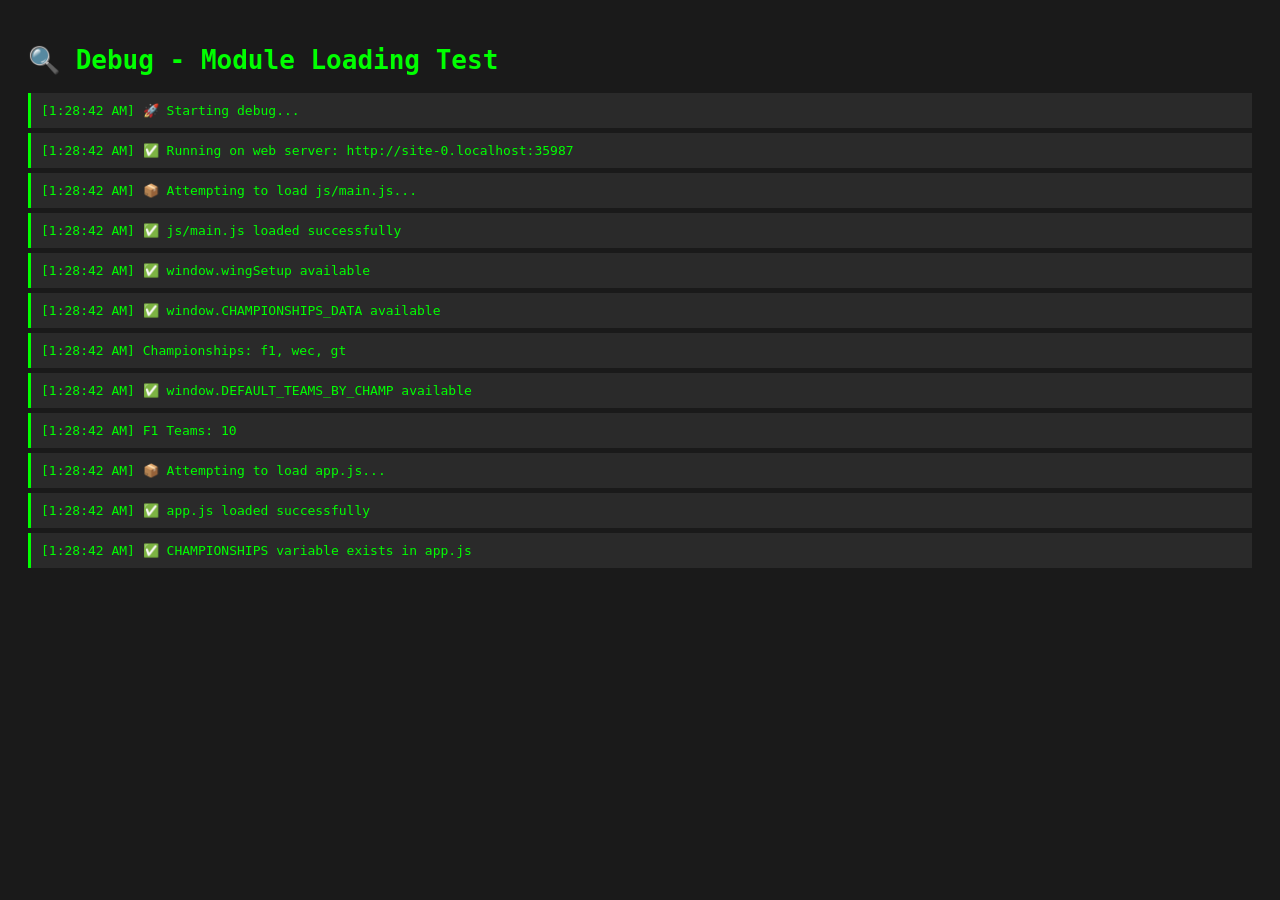
<file: debug.html>
<!DOCTYPE html>
<html lang="en">
<head>
  <meta charset="UTF-8">
  <meta name="viewport" content="width=device-width, initial-scale=1.0">
  <title>Debug - Module Loading</title>
  <style>
    body {
      font-family: monospace;
      background: #1a1a1a;
      color: #00ff00;
      padding: 20px;
    }
    .log { 
      background: #2a2a2a; 
      padding: 10px; 
      margin: 5px 0; 
      border-left: 3px solid #00ff00;
    }
    .error { 
      border-left-color: #ff0000; 
      color: #ff0000; 
    }
    .success { 
      border-left-color: #00ff00; 
    }
    .warning { 
      border-left-color: #ffaa00; 
      color: #ffaa00; 
    }
  </style>
</head>
<body>
  <h1>🔍 Debug - Module Loading Test</h1>
  <div id="logs"></div>

  <script>
    const logs = document.getElementById('logs');
    
    function log(message, type = 'log') {
      const div = document.createElement('div');
      div.className = `log ${type}`;
      div.textContent = `[${new Date().toLocaleTimeString()}] ${message}`;
      logs.appendChild(div);
      console.log(message);
    }

    log('🚀 Starting debug...', 'log');
    
    // Test 1: Check if we're on a web server
    if (window.location.protocol === 'file:') {
      log('❌ ERROR: Running from file:// protocol. Must use web server!', 'error');
      log('💡 Solution: Run "python -m http.server 8000"', 'warning');
    } else {
      log('✅ Running on web server: ' + window.location.origin, 'success');
    }

    // Test 2: Try to load main.js
    log('📦 Attempting to load js/main.js...', 'log');
    
    const script = document.createElement('script');
    script.type = 'module';
    script.src = 'js/main.js';
    
    script.onload = () => {
      log('✅ js/main.js loaded successfully', 'success');
      
      // Test 3: Check if modules exposed to window
      setTimeout(() => {
        if (window.wingSetup) {
          log('✅ window.wingSetup available', 'success');
        } else {
          log('❌ window.wingSetup NOT available', 'error');
        }
        
        if (window.CHAMPIONSHIPS_DATA) {
          log('✅ window.CHAMPIONSHIPS_DATA available', 'success');
          log('   Championships: ' + Object.keys(window.CHAMPIONSHIPS_DATA).join(', '), 'log');
        } else {
          log('❌ window.CHAMPIONSHIPS_DATA NOT available', 'error');
        }
        
        if (window.DEFAULT_TEAMS_BY_CHAMP) {
          log('✅ window.DEFAULT_TEAMS_BY_CHAMP available', 'success');
          log('   F1 Teams: ' + (window.DEFAULT_TEAMS_BY_CHAMP.f1?.length || 0), 'log');
        } else {
          log('❌ window.DEFAULT_TEAMS_BY_CHAMP NOT available', 'error');
        }

        // Test 4: Try to load app.js
        log('📦 Attempting to load app.js...', 'log');
        const appScript = document.createElement('script');
        appScript.src = 'app.js';
        appScript.onload = () => {
          log('✅ app.js loaded successfully', 'success');
          
          // Test 5: Check if CHAMPIONSHIPS exists
          setTimeout(() => {
            if (typeof CHAMPIONSHIPS !== 'undefined') {
              log('✅ CHAMPIONSHIPS variable exists in app.js', 'success');
            } else {
              log('❌ CHAMPIONSHIPS variable NOT found', 'error');
            }
          }, 100);
        };
        appScript.onerror = (e) => {
          log('❌ Failed to load app.js: ' + e.message, 'error');
        };
        document.head.appendChild(appScript);
        
      }, 500);
    };
    
    script.onerror = (e) => {
      log('❌ Failed to load js/main.js', 'error');
      log('   Error: ' + (e.message || 'Unknown error'), 'error');
      log('💡 Check if js/main.js exists', 'warning');
      log('💡 Check browser console for CORS errors', 'warning');
    };
    
    document.head.appendChild(script);
  </script>
</body>
</html>
</file>
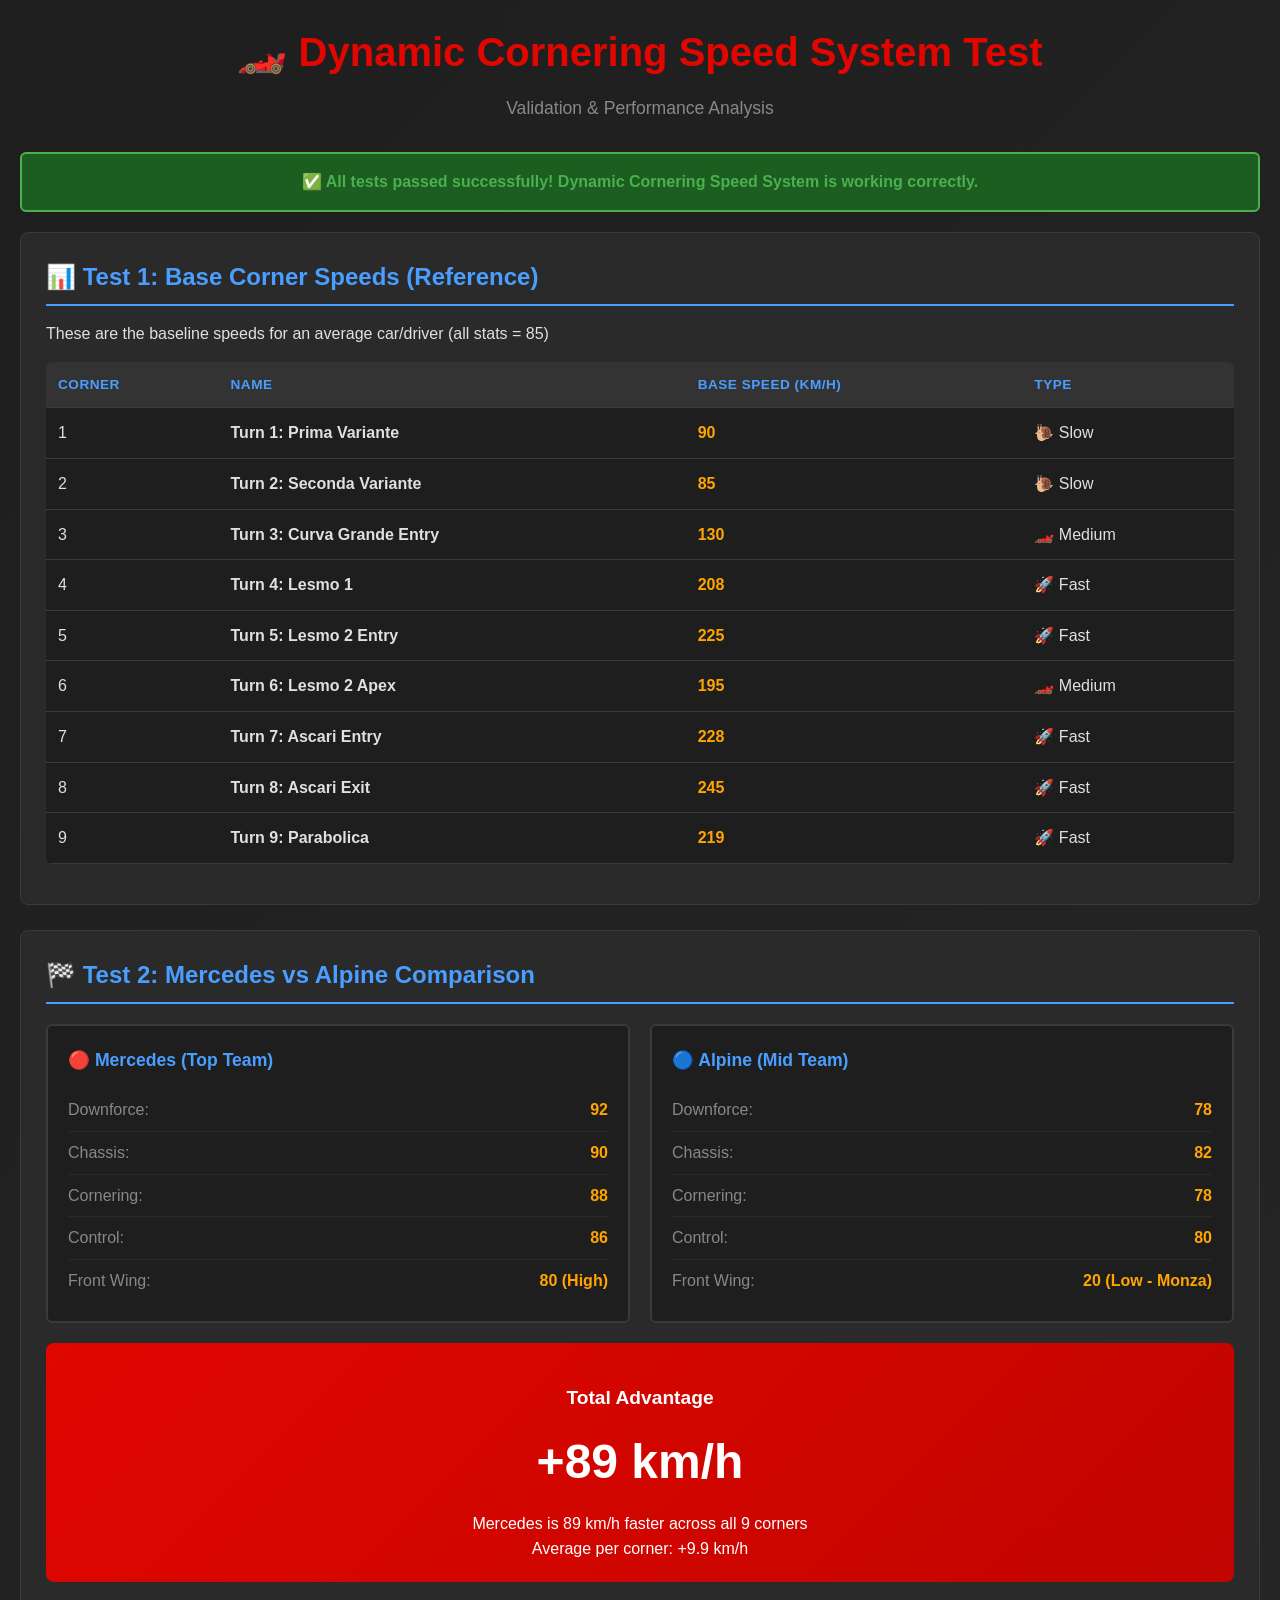
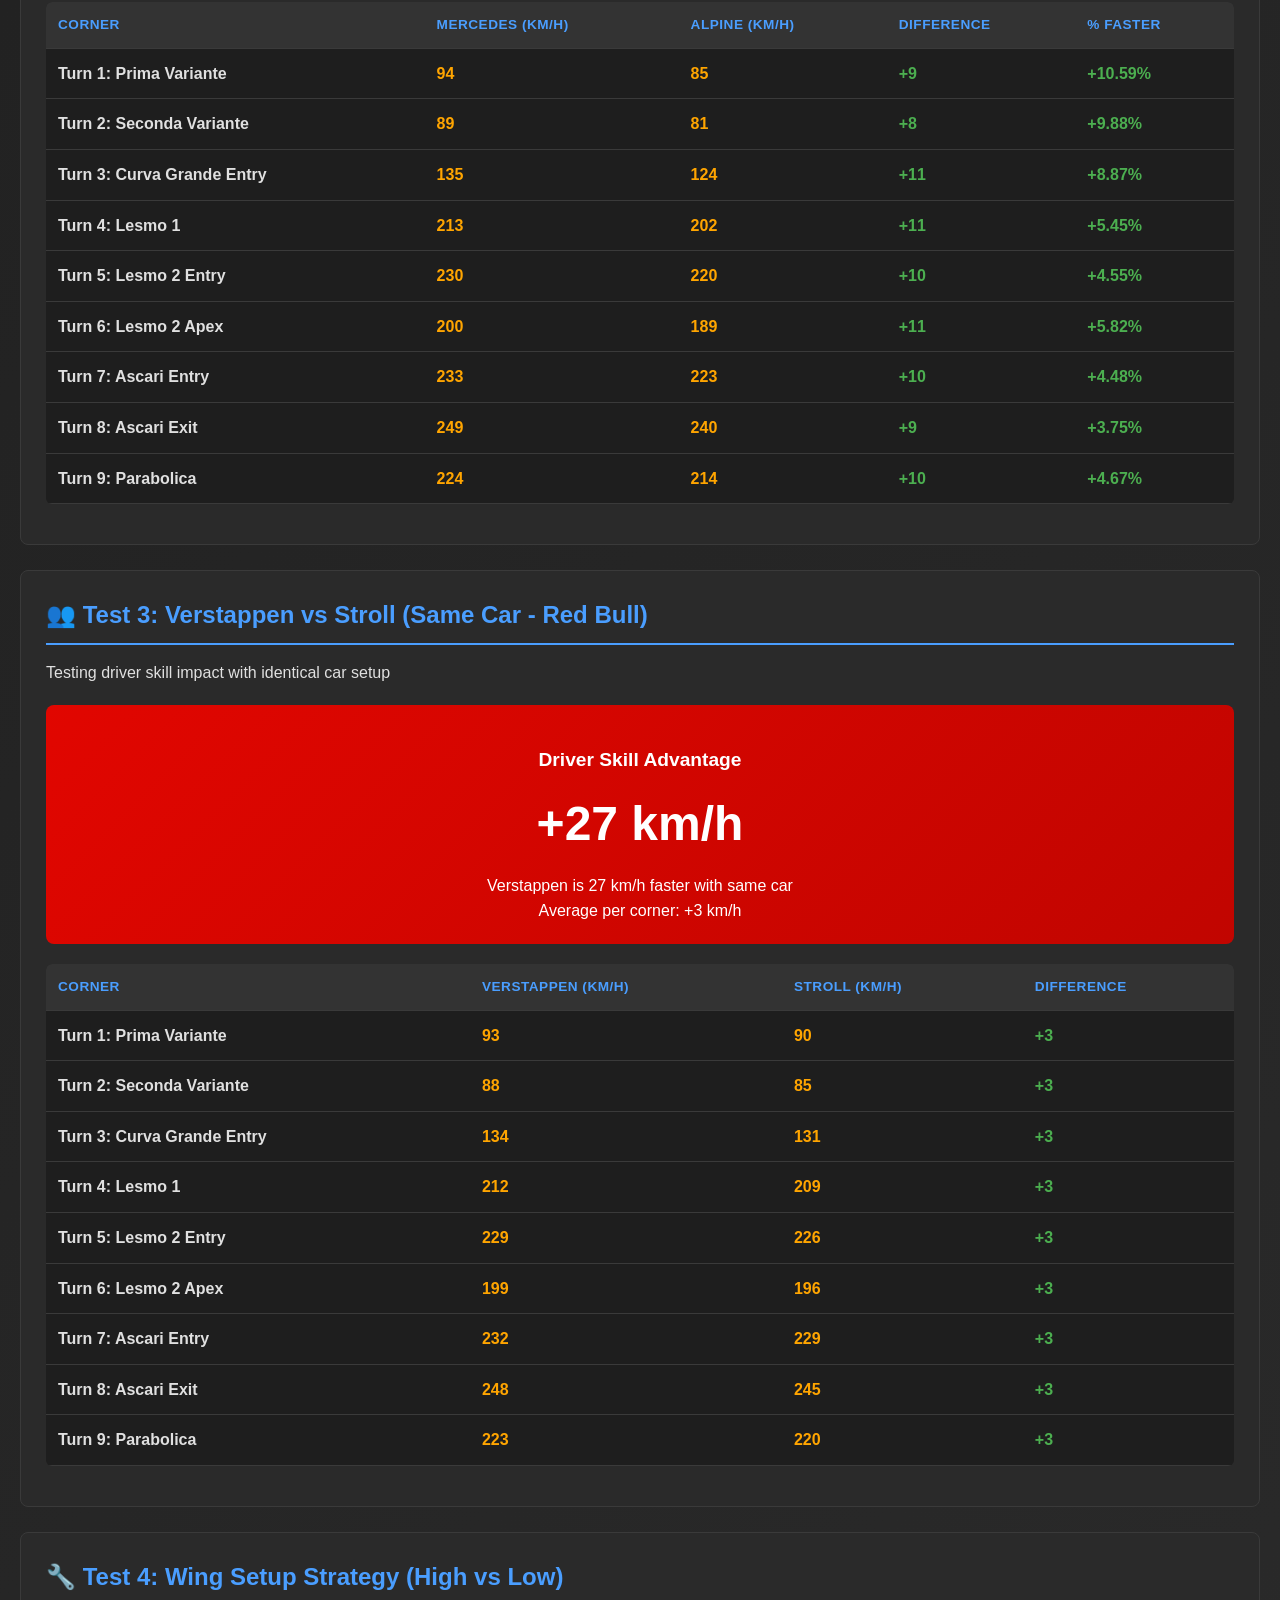
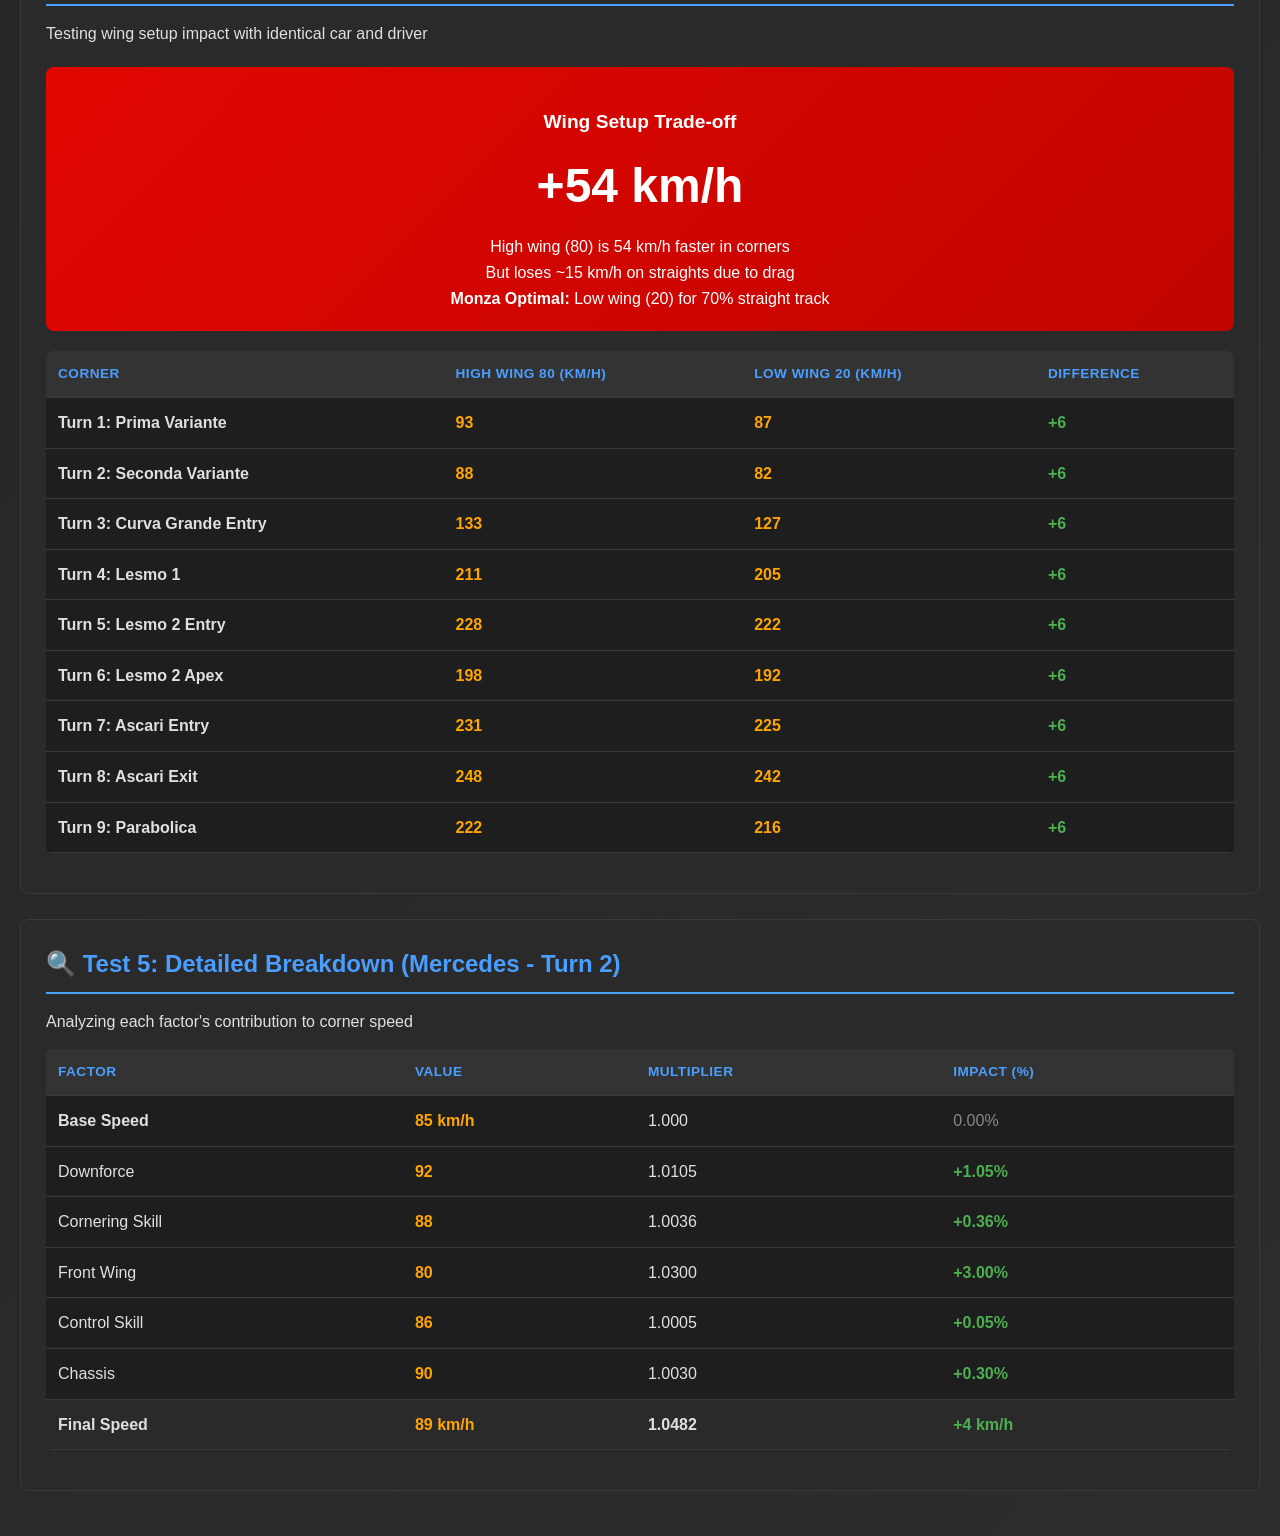
<file: test-dynamic-cornering.html>
<!DOCTYPE html>
<html lang="en">
<head>
  <meta charset="UTF-8">
  <meta name="viewport" content="width=device-width, initial-scale=1.0">
  <title>Dynamic Cornering Speed Test</title>
  <style>
    * {
      margin: 0;
      padding: 0;
      box-sizing: border-box;
    }

    body {
      font-family: 'Segoe UI', Tahoma, Geneva, Verdana, sans-serif;
      background: linear-gradient(135deg, #1e1e1e 0%, #2d2d2d 100%);
      color: #e0e0e0;
      padding: 20px;
      line-height: 1.6;
    }

    .container {
      max-width: 1400px;
      margin: 0 auto;
    }

    h1 {
      text-align: center;
      color: #e10600;
      margin-bottom: 10px;
      font-size: 2.5em;
    }

    .subtitle {
      text-align: center;
      color: #888;
      margin-bottom: 30px;
      font-size: 1.1em;
    }

    .test-section {
      background: #2a2a2a;
      border-radius: 8px;
      padding: 25px;
      margin-bottom: 25px;
      border: 1px solid #3a3a3a;
    }

    .test-section h2 {
      color: #4a9eff;
      margin-bottom: 15px;
      font-size: 1.5em;
      border-bottom: 2px solid #4a9eff;
      padding-bottom: 8px;
    }

    .test-section h3 {
      color: #ffa500;
      margin: 20px 0 10px 0;
      font-size: 1.2em;
    }

    table {
      width: 100%;
      border-collapse: collapse;
      margin: 15px 0;
      background: #1e1e1e;
      border-radius: 6px;
      overflow: hidden;
    }

    th, td {
      padding: 12px;
      text-align: left;
      border-bottom: 1px solid #3a3a3a;
    }

    th {
      background: #333;
      color: #4a9eff;
      font-weight: 600;
      text-transform: uppercase;
      font-size: 0.85em;
      letter-spacing: 0.5px;
    }

    tr:hover {
      background: #252525;
    }

    .positive {
      color: #4caf50;
      font-weight: 600;
    }

    .negative {
      color: #f44336;
      font-weight: 600;
    }

    .neutral {
      color: #888;
    }

    .stat-value {
      font-weight: 600;
      color: #ffa500;
    }

    .corner-name {
      font-weight: 600;
      color: #e0e0e0;
    }

    .comparison-grid {
      display: grid;
      grid-template-columns: repeat(auto-fit, minmax(300px, 1fr));
      gap: 20px;
      margin: 20px 0;
    }

    .comparison-card {
      background: #1e1e1e;
      border-radius: 6px;
      padding: 20px;
      border: 2px solid #3a3a3a;
    }

    .comparison-card h4 {
      color: #4a9eff;
      margin-bottom: 15px;
      font-size: 1.1em;
    }

    .stat-row {
      display: flex;
      justify-content: space-between;
      padding: 8px 0;
      border-bottom: 1px solid #2a2a2a;
    }

    .stat-row:last-child {
      border-bottom: none;
    }

    .stat-label {
      color: #888;
    }

    .summary-box {
      background: linear-gradient(135deg, #e10600 0%, #c10500 100%);
      color: white;
      padding: 20px;
      border-radius: 8px;
      margin: 20px 0;
      text-align: center;
    }

    .summary-box h3 {
      color: white;
      margin-bottom: 10px;
    }

    .summary-box .big-number {
      font-size: 3em;
      font-weight: 700;
      margin: 10px 0;
    }

    .badge {
      display: inline-block;
      padding: 4px 12px;
      border-radius: 12px;
      font-size: 0.85em;
      font-weight: 600;
      margin-left: 8px;
    }

    .badge-success {
      background: #4caf50;
      color: white;
    }

    .badge-warning {
      background: #ff9800;
      color: white;
    }

    .badge-info {
      background: #2196f3;
      color: white;
    }

    code {
      background: #1a1a1a;
      padding: 2px 6px;
      border-radius: 3px;
      font-family: 'Courier New', monospace;
      color: #4a9eff;
    }

    .status {
      text-align: center;
      padding: 15px;
      border-radius: 6px;
      margin-bottom: 20px;
      font-weight: 600;
    }

    .status.success {
      background: #1b5e20;
      color: #4caf50;
      border: 2px solid #4caf50;
    }

    .status.error {
      background: #b71c1c;
      color: #f44336;
      border: 2px solid #f44336;
    }
  </style>
</head>
<body>
  <div class="container">
    <h1>🏎️ Dynamic Cornering Speed System Test</h1>
    <p class="subtitle">Validation & Performance Analysis</p>

    <div id="status" class="status"></div>
    <div id="results"></div>
  </div>

  <script type="module">
    import {
      calculateDynamicCornerSpeed,
      getAllCornerSpeeds,
      getCornerSpeedBreakdown,
      compareCornerSpeeds,
      BASE_CORNER_SPEEDS,
      TESTING
    } from './js/utils/dynamicCorneringSpeed.js';

    const resultsDiv = document.getElementById('results');
    const statusDiv = document.getElementById('status');

    try {
      // Test 1: Base Corner Speeds
      let html = `
        <div class="test-section">
          <h2>📊 Test 1: Base Corner Speeds (Reference)</h2>
          <p>These are the baseline speeds for an average car/driver (all stats = 85)</p>
          <table>
            <thead>
              <tr>
                <th>Corner</th>
                <th>Name</th>
                <th>Base Speed (km/h)</th>
                <th>Type</th>
              </tr>
            </thead>
            <tbody>
      `;

      const cornerNames = [
        'Turn 1: Prima Variante',
        'Turn 2: Seconda Variante',
        'Turn 3: Curva Grande Entry',
        'Turn 4: Lesmo 1',
        'Turn 5: Lesmo 2 Entry',
        'Turn 6: Lesmo 2 Apex',
        'Turn 7: Ascari Entry',
        'Turn 8: Ascari Exit',
        'Turn 9: Parabolica'
      ];

      BASE_CORNER_SPEEDS.forEach((speed, index) => {
        const type = speed < 100 ? '🐌 Slow' : speed < 200 ? '🏎️ Medium' : '🚀 Fast';
        html += `
          <tr>
            <td>${index + 1}</td>
            <td class="corner-name">${cornerNames[index]}</td>
            <td class="stat-value">${speed}</td>
            <td>${type}</td>
          </tr>
        `;
      });

      html += `
            </tbody>
          </table>
        </div>
      `;

      // Test 2: Mercedes vs Alpine Comparison
      const mercedesSetup = {
        carSetup: { downforce: 92, chassis: 90 },
        driverSkills: { cornering: 88, control: 86 },
        wingSetup: { frontWing: 80 }
      };

      const alpineSetup = {
        carSetup: { downforce: 78, chassis: 82 },
        driverSkills: { cornering: 78, control: 80 },
        wingSetup: { frontWing: 20 }
      };

      const comparison = compareCornerSpeeds(mercedesSetup, alpineSetup);

      html += `
        <div class="test-section">
          <h2>🏁 Test 2: Mercedes vs Alpine Comparison</h2>
          
          <div class="comparison-grid">
            <div class="comparison-card">
              <h4>🔴 Mercedes (Top Team)</h4>
              <div class="stat-row">
                <span class="stat-label">Downforce:</span>
                <span class="stat-value">92</span>
              </div>
              <div class="stat-row">
                <span class="stat-label">Chassis:</span>
                <span class="stat-value">90</span>
              </div>
              <div class="stat-row">
                <span class="stat-label">Cornering:</span>
                <span class="stat-value">88</span>
              </div>
              <div class="stat-row">
                <span class="stat-label">Control:</span>
                <span class="stat-value">86</span>
              </div>
              <div class="stat-row">
                <span class="stat-label">Front Wing:</span>
                <span class="stat-value">80 (High)</span>
              </div>
            </div>

            <div class="comparison-card">
              <h4>🔵 Alpine (Mid Team)</h4>
              <div class="stat-row">
                <span class="stat-label">Downforce:</span>
                <span class="stat-value">78</span>
              </div>
              <div class="stat-row">
                <span class="stat-label">Chassis:</span>
                <span class="stat-value">82</span>
              </div>
              <div class="stat-row">
                <span class="stat-label">Cornering:</span>
                <span class="stat-value">78</span>
              </div>
              <div class="stat-row">
                <span class="stat-label">Control:</span>
                <span class="stat-value">80</span>
              </div>
              <div class="stat-row">
                <span class="stat-label">Front Wing:</span>
                <span class="stat-value">20 (Low - Monza)</span>
              </div>
            </div>
          </div>

          <div class="summary-box">
            <h3>Total Advantage</h3>
            <div class="big-number">${comparison.totalAdvantage > 0 ? '+' : ''}${comparison.totalAdvantage} km/h</div>
            <p>Mercedes is ${Math.abs(comparison.totalAdvantage)} km/h faster across all 9 corners</p>
            <p>Average per corner: ${comparison.avgDifference > 0 ? '+' : ''}${comparison.avgDifference} km/h</p>
          </div>

          <table>
            <thead>
              <tr>
                <th>Corner</th>
                <th>Mercedes (km/h)</th>
                <th>Alpine (km/h)</th>
                <th>Difference</th>
                <th>% Faster</th>
              </tr>
            </thead>
            <tbody>
      `;

      comparison.differences.forEach((diff, index) => {
        const diffClass = diff.difference > 0 ? 'positive' : diff.difference < 0 ? 'negative' : 'neutral';
        html += `
          <tr>
            <td class="corner-name">${cornerNames[index]}</td>
            <td class="stat-value">${diff.speed1}</td>
            <td class="stat-value">${diff.speed2}</td>
            <td class="${diffClass}">${diff.difference > 0 ? '+' : ''}${diff.difference}</td>
            <td class="${diffClass}">${diff.percentDiff > 0 ? '+' : ''}${diff.percentDiff}%</td>
          </tr>
        `;
      });

      html += `
            </tbody>
          </table>
        </div>
      `;

      // Test 3: Verstappen vs Stroll (Same Car)
      const verstappenSetup = {
        carSetup: { downforce: 95, chassis: 95 },
        driverSkills: { cornering: 95, control: 92 },
        wingSetup: { frontWing: 50 }
      };

      const strollSetup = {
        carSetup: { downforce: 95, chassis: 95 },
        driverSkills: { cornering: 75, control: 78 },
        wingSetup: { frontWing: 50 }
      };

      const driverComparison = compareCornerSpeeds(verstappenSetup, strollSetup);

      html += `
        <div class="test-section">
          <h2>👥 Test 3: Verstappen vs Stroll (Same Car - Red Bull)</h2>
          <p>Testing driver skill impact with identical car setup</p>

          <div class="summary-box">
            <h3>Driver Skill Advantage</h3>
            <div class="big-number">${driverComparison.totalAdvantage > 0 ? '+' : ''}${driverComparison.totalAdvantage} km/h</div>
            <p>Verstappen is ${Math.abs(driverComparison.totalAdvantage)} km/h faster with same car</p>
            <p>Average per corner: ${driverComparison.avgDifference > 0 ? '+' : ''}${driverComparison.avgDifference} km/h</p>
          </div>

          <table>
            <thead>
              <tr>
                <th>Corner</th>
                <th>Verstappen (km/h)</th>
                <th>Stroll (km/h)</th>
                <th>Difference</th>
              </tr>
            </thead>
            <tbody>
      `;

      driverComparison.differences.forEach((diff, index) => {
        const diffClass = diff.difference > 0 ? 'positive' : diff.difference < 0 ? 'negative' : 'neutral';
        html += `
          <tr>
            <td class="corner-name">${cornerNames[index]}</td>
            <td class="stat-value">${diff.speed1}</td>
            <td class="stat-value">${diff.speed2}</td>
            <td class="${diffClass}">${diff.difference > 0 ? '+' : ''}${diff.difference}</td>
          </tr>
        `;
      });

      html += `
            </tbody>
          </table>
        </div>
      `;

      // Test 4: Wing Setup Strategy
      const highWingSetup = {
        carSetup: { downforce: 85, chassis: 85 },
        driverSkills: { cornering: 85, control: 85 },
        wingSetup: { frontWing: 80 }
      };

      const lowWingSetup = {
        carSetup: { downforce: 85, chassis: 85 },
        driverSkills: { cornering: 85, control: 85 },
        wingSetup: { frontWing: 20 }
      };

      const wingComparison = compareCornerSpeeds(highWingSetup, lowWingSetup);

      html += `
        <div class="test-section">
          <h2>🔧 Test 4: Wing Setup Strategy (High vs Low)</h2>
          <p>Testing wing setup impact with identical car and driver</p>

          <div class="summary-box">
            <h3>Wing Setup Trade-off</h3>
            <div class="big-number">${wingComparison.totalAdvantage > 0 ? '+' : ''}${wingComparison.totalAdvantage} km/h</div>
            <p>High wing (80) is ${Math.abs(wingComparison.totalAdvantage)} km/h faster in corners</p>
            <p>But loses ~15 km/h on straights due to drag</p>
            <p><strong>Monza Optimal:</strong> Low wing (20) for 70% straight track</p>
          </div>

          <table>
            <thead>
              <tr>
                <th>Corner</th>
                <th>High Wing 80 (km/h)</th>
                <th>Low Wing 20 (km/h)</th>
                <th>Difference</th>
              </tr>
            </thead>
            <tbody>
      `;

      wingComparison.differences.forEach((diff, index) => {
        const diffClass = diff.difference > 0 ? 'positive' : diff.difference < 0 ? 'negative' : 'neutral';
        html += `
          <tr>
            <td class="corner-name">${cornerNames[index]}</td>
            <td class="stat-value">${diff.speed1}</td>
            <td class="stat-value">${diff.speed2}</td>
            <td class="${diffClass}">${diff.difference > 0 ? '+' : ''}${diff.difference}</td>
          </tr>
        `;
      });

      html += `
            </tbody>
          </table>
        </div>
      `;

      // Test 5: Detailed Breakdown
      const breakdown = getCornerSpeedBreakdown(1, mercedesSetup.carSetup, mercedesSetup.driverSkills, mercedesSetup.wingSetup);

      html += `
        <div class="test-section">
          <h2>🔍 Test 5: Detailed Breakdown (Mercedes - Turn 2)</h2>
          <p>Analyzing each factor's contribution to corner speed</p>

          <table>
            <thead>
              <tr>
                <th>Factor</th>
                <th>Value</th>
                <th>Multiplier</th>
                <th>Impact (%)</th>
              </tr>
            </thead>
            <tbody>
              <tr>
                <td><strong>Base Speed</strong></td>
                <td class="stat-value">${breakdown.baseSpeed} km/h</td>
                <td>1.000</td>
                <td class="neutral">0.00%</td>
              </tr>
              <tr>
                <td>Downforce</td>
                <td class="stat-value">${breakdown.factors.downforce.value}</td>
                <td>${breakdown.factors.downforce.multiplier.toFixed(4)}</td>
                <td class="${breakdown.factors.downforce.impact > 0 ? 'positive' : 'negative'}">
                  ${breakdown.factors.downforce.impact > 0 ? '+' : ''}${breakdown.factors.downforce.impact.toFixed(2)}%
                </td>
              </tr>
              <tr>
                <td>Cornering Skill</td>
                <td class="stat-value">${breakdown.factors.cornering.value}</td>
                <td>${breakdown.factors.cornering.multiplier.toFixed(4)}</td>
                <td class="${breakdown.factors.cornering.impact > 0 ? 'positive' : 'negative'}">
                  ${breakdown.factors.cornering.impact > 0 ? '+' : ''}${breakdown.factors.cornering.impact.toFixed(2)}%
                </td>
              </tr>
              <tr>
                <td>Front Wing</td>
                <td class="stat-value">${breakdown.factors.frontWing.value}</td>
                <td>${breakdown.factors.frontWing.multiplier.toFixed(4)}</td>
                <td class="${breakdown.factors.frontWing.impact > 0 ? 'positive' : 'negative'}">
                  ${breakdown.factors.frontWing.impact > 0 ? '+' : ''}${breakdown.factors.frontWing.impact.toFixed(2)}%
                </td>
              </tr>
              <tr>
                <td>Control Skill</td>
                <td class="stat-value">${breakdown.factors.control.value}</td>
                <td>${breakdown.factors.control.multiplier.toFixed(4)}</td>
                <td class="${breakdown.factors.control.impact > 0 ? 'positive' : 'negative'}">
                  ${breakdown.factors.control.impact > 0 ? '+' : ''}${breakdown.factors.control.impact.toFixed(2)}%
                </td>
              </tr>
              <tr>
                <td>Chassis</td>
                <td class="stat-value">${breakdown.factors.chassis.value}</td>
                <td>${breakdown.factors.chassis.multiplier.toFixed(4)}</td>
                <td class="${breakdown.factors.chassis.impact > 0 ? 'positive' : 'negative'}">
                  ${breakdown.factors.chassis.impact > 0 ? '+' : ''}${breakdown.factors.chassis.impact.toFixed(2)}%
                </td>
              </tr>
              <tr style="background: #2a2a2a; font-weight: 600;">
                <td><strong>Final Speed</strong></td>
                <td class="stat-value">${breakdown.finalSpeed} km/h</td>
                <td>${breakdown.totalMultiplier.toFixed(4)}</td>
                <td class="${breakdown.speedDifference > 0 ? 'positive' : 'negative'}">
                  ${breakdown.speedDifference > 0 ? '+' : ''}${breakdown.speedDifference} km/h
                </td>
              </tr>
            </tbody>
          </table>
        </div>
      `;

      resultsDiv.innerHTML = html;
      statusDiv.className = 'status success';
      statusDiv.innerHTML = '✅ All tests passed successfully! Dynamic Cornering Speed System is working correctly.';

    } catch (error) {
      console.error('Test failed:', error);
      statusDiv.className = 'status error';
      statusDiv.innerHTML = `❌ Test failed: ${error.message}`;
      resultsDiv.innerHTML = `
        <div class="test-section">
          <h2>Error Details</h2>
          <pre style="background: #1a1a1a; padding: 15px; border-radius: 6px; overflow-x: auto;">
${error.stack}
          </pre>
        </div>
      `;
    }
  </script>
</body>
</html>
</file>
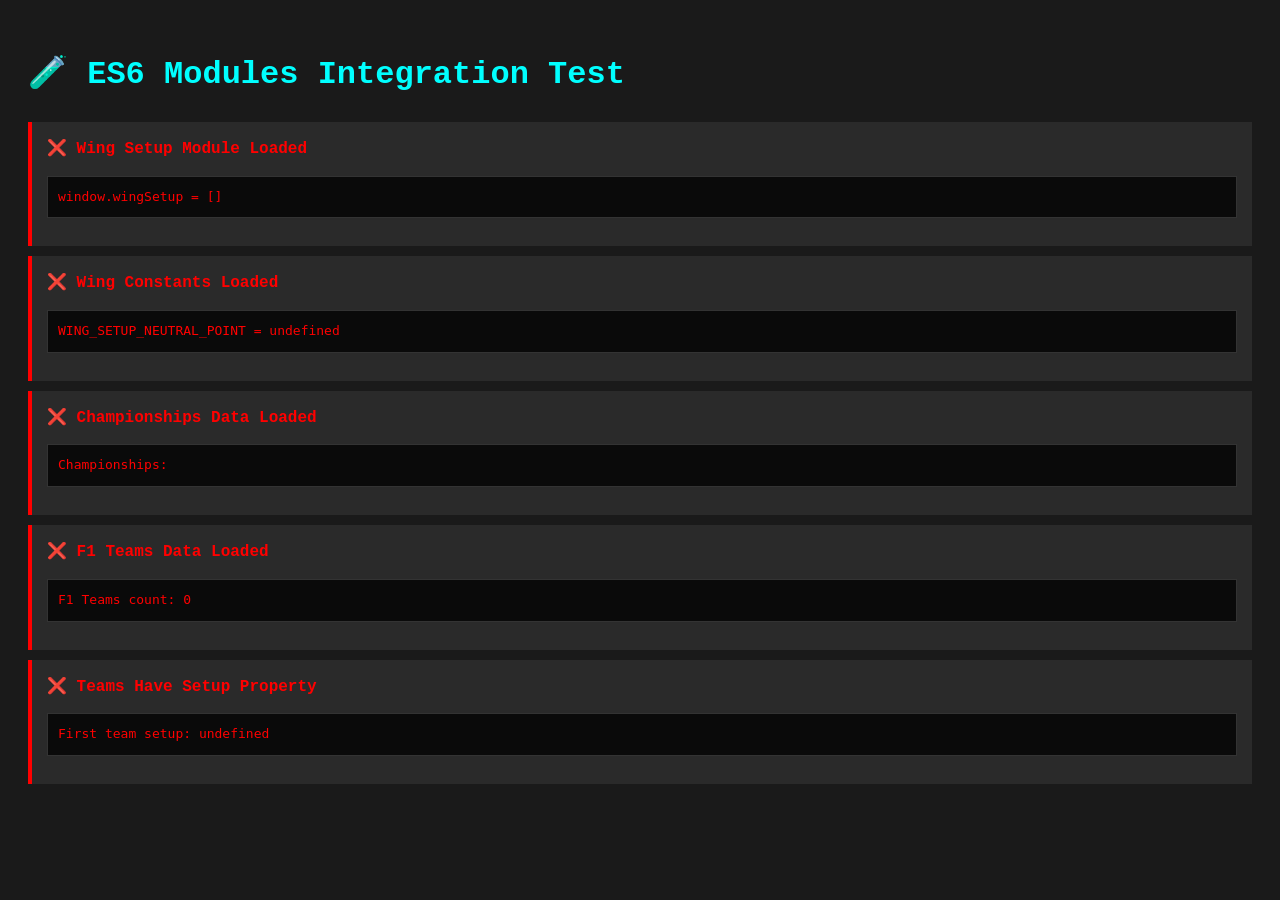
<file: test-modules.html>
<!DOCTYPE html>
<html lang="en">
<head>
  <meta charset="UTF-8">
  <meta name="viewport" content="width=device-width, initial-scale=1.0">
  <title>ES6 Modules Test</title>
  <style>
    body {
      font-family: 'Courier New', monospace;
      background: #1a1a1a;
      color: #00ff00;
      padding: 20px;
      line-height: 1.6;
    }
    h1 { color: #00ffff; }
    .test { 
      background: #2a2a2a; 
      padding: 15px; 
      margin: 10px 0; 
      border-left: 4px solid #00ff00;
    }
    .pass { border-left-color: #00ff00; }
    .fail { border-left-color: #ff0000; color: #ff0000; }
    pre { 
      background: #0a0a0a; 
      padding: 10px; 
      overflow-x: auto;
      border: 1px solid #333;
    }
  </style>
</head>
<body>
  <h1>🧪 ES6 Modules Integration Test</h1>
  <div id="results"></div>

  <script type="module">
    const results = document.getElementById('results');
    
    function addTest(name, passed, details = '') {
      const div = document.createElement('div');
      div.className = `test ${passed ? 'pass' : 'fail'}`;
      div.innerHTML = `
        <strong>${passed ? '✅' : '❌'} ${name}</strong>
        ${details ? `<pre>${details}</pre>` : ''}
      `;
      results.appendChild(div);
    }

    // Test 1: Check if modules loaded
    setTimeout(() => {
      addTest(
        'Wing Setup Module Loaded',
        typeof window.wingSetup !== 'undefined',
        `window.wingSetup = ${JSON.stringify(Object.keys(window.wingSetup || {}), null, 2)}`
      );

      // Test 2: Check constants
      addTest(
        'Wing Constants Loaded',
        typeof window.WING_CONSTANTS !== 'undefined',
        `WING_SETUP_NEUTRAL_POINT = ${window.WING_CONSTANTS?.WING_SETUP_NEUTRAL_POINT}`
      );

      // Test 3: Check championships data
      addTest(
        'Championships Data Loaded',
        typeof window.CHAMPIONSHIPS_DATA !== 'undefined',
        `Championships: ${Object.keys(window.CHAMPIONSHIPS_DATA || {}).join(', ')}`
      );

      // Test 4: Check teams data
      const teamsLoaded = window.DEFAULT_TEAMS_BY_CHAMP?.f1?.length > 0;
      addTest(
        'F1 Teams Data Loaded',
        teamsLoaded,
        `F1 Teams count: ${window.DEFAULT_TEAMS_BY_CHAMP?.f1?.length || 0}`
      );

      // Test 5: Check if teams have setup property
      const firstTeam = window.DEFAULT_TEAMS_BY_CHAMP?.f1?.[0];
      const hasSetup = firstTeam?.setup && 
                       typeof firstTeam.setup.frontWing === 'number' &&
                       typeof firstTeam.setup.rearWing === 'number';
      addTest(
        'Teams Have Setup Property',
        hasSetup,
        `First team setup: ${JSON.stringify(firstTeam?.setup, null, 2)}`
      );

      // Test 6: Test wing modifier calculation
      if (window.wingSetup) {
        const frontMods = window.wingSetup.getFrontWingModifiers(20);
        addTest(
          'Front Wing Modifiers (20)',
          frontMods.overtaking > 0 && frontMods.defending > 0,
          `Modifiers: ${JSON.stringify(frontMods, null, 2)}`
        );

        const rearMods = window.wingSetup.getRearWingModifiers(15);
        addTest(
          'Rear Wing Modifiers (15)',
          rearMods.braking > 0,
          `Modifiers: ${JSON.stringify(rearMods, null, 2)}`
        );
      }

      // Test 7: Test Monza optimization
      if (window.wingSetup && firstTeam) {
        const driver = window.DEFAULT_DRIVERS_BY_CHAMP?.f1?.[0];
        if (driver) {
          const optimal = window.wingSetup.calculateOptimalSetupForMonza(firstTeam, driver);
          addTest(
            'Monza Optimization',
            optimal.frontWing >= 15 && optimal.frontWing <= 35 &&
            optimal.rearWing >= 10 && optimal.rearWing <= 30,
            `Optimal setup: ${JSON.stringify(optimal, null, 2)}`
          );
        }
      }

      // Test 8: Check if app.js loaded
      setTimeout(() => {
        addTest(
          'app.js Loaded',
          typeof CHAMPIONSHIPS !== 'undefined',
          'CHAMPIONSHIPS variable exists in global scope'
        );
      }, 1000);

    }, 500);
  </script>
</body>
</html>
</file>
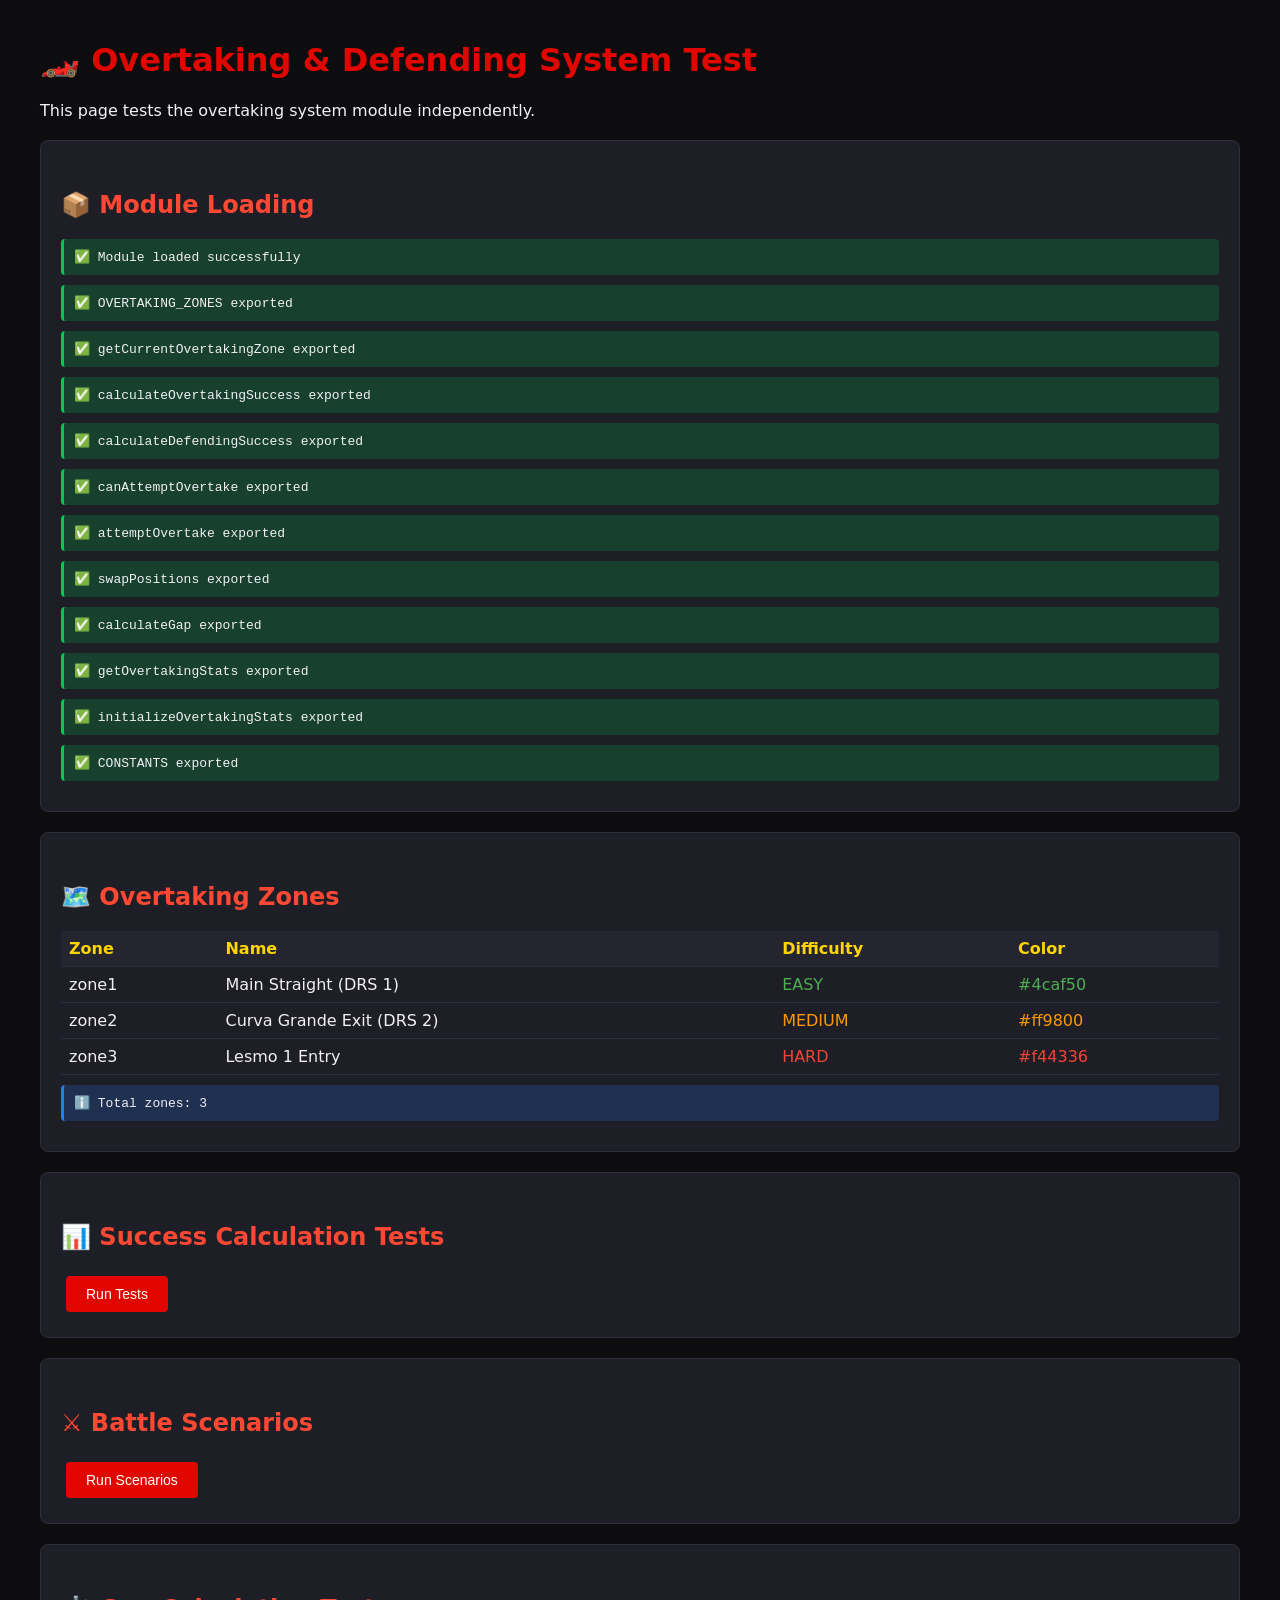
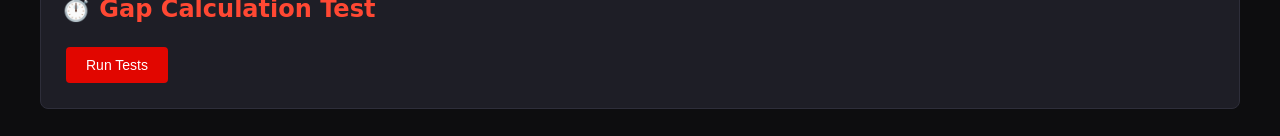
<file: test-overtaking.html>
<!DOCTYPE html>
<html lang="en">
<head>
  <meta charset="UTF-8">
  <meta name="viewport" content="width=device-width, initial-scale=1.0">
  <title>Overtaking System Test</title>
  <style>
    body {
      font-family: 'Segoe UI', system-ui, sans-serif;
      background: #0d0d0f;
      color: #f0f0f5;
      padding: 20px;
      max-width: 1200px;
      margin: 0 auto;
    }
    h1 { color: #e10600; }
    h2 { color: #ff4833; margin-top: 30px; }
    .test-section {
      background: #1e1e26;
      border: 1px solid #2e2e3a;
      border-radius: 8px;
      padding: 20px;
      margin: 20px 0;
    }
    .test-result {
      padding: 10px;
      margin: 10px 0;
      border-radius: 4px;
      font-family: monospace;
    }
    .success {
      background: rgba(0, 200, 83, 0.2);
      border-left: 3px solid #00c853;
    }
    .fail {
      background: rgba(225, 6, 0, 0.2);
      border-left: 3px solid #e10600;
    }
    .info {
      background: rgba(41, 121, 255, 0.2);
      border-left: 3px solid #2979ff;
    }
    button {
      background: #e10600;
      color: white;
      border: none;
      padding: 10px 20px;
      border-radius: 4px;
      cursor: pointer;
      font-size: 14px;
      margin: 5px;
    }
    button:hover {
      background: #ff4833;
    }
    table {
      width: 100%;
      border-collapse: collapse;
      margin: 10px 0;
    }
    th, td {
      padding: 8px;
      text-align: left;
      border-bottom: 1px solid #2e2e3a;
    }
    th {
      background: #252530;
      color: #ffd600;
    }
    .zone-easy { color: #4caf50; }
    .zone-medium { color: #ff9800; }
    .zone-hard { color: #f44336; }
  </style>
</head>
<body>
  <h1>🏎️ Overtaking & Defending System Test</h1>
  <p>This page tests the overtaking system module independently.</p>

  <div class="test-section">
    <h2>📦 Module Loading</h2>
    <div id="moduleTest"></div>
  </div>

  <div class="test-section">
    <h2>🗺️ Overtaking Zones</h2>
    <div id="zonesTest"></div>
  </div>

  <div class="test-section">
    <h2>📊 Success Calculation Tests</h2>
    <button onclick="runSuccessTests()">Run Tests</button>
    <div id="successTests"></div>
  </div>

  <div class="test-section">
    <h2>⚔️ Battle Scenarios</h2>
    <button onclick="runBattleScenarios()">Run Scenarios</button>
    <div id="battleScenarios"></div>
  </div>

  <div class="test-section">
    <h2>⏱️ Gap Calculation Test</h2>
    <button onclick="runGapTests()">Run Tests</button>
    <div id="gapTests"></div>
  </div>

  <script type="module">
    import * as overtakingSystem from './js/utils/overtakingSystem.js';
    window.overtakingSystem = overtakingSystem;

    // Test 1: Module Loading
    function testModuleLoading() {
      const output = document.getElementById('moduleTest');
      let html = '';

      if (window.overtakingSystem) {
        html += '<div class="test-result success">✅ Module loaded successfully</div>';
        
        const exports = [
          'OVERTAKING_ZONES',
          'getCurrentOvertakingZone',
          'calculateOvertakingSuccess',
          'calculateDefendingSuccess',
          'canAttemptOvertake',
          'attemptOvertake',
          'swapPositions',
          'calculateGap',
          'getOvertakingStats',
          'initializeOvertakingStats',
          'CONSTANTS'
        ];

        exports.forEach(exp => {
          if (window.overtakingSystem[exp]) {
            html += `<div class="test-result success">✅ ${exp} exported</div>`;
          } else {
            html += `<div class="test-result fail">❌ ${exp} missing</div>`;
          }
        });
      } else {
        html += '<div class="test-result fail">❌ Module failed to load</div>';
      }

      output.innerHTML = html;
    }

    // Test 2: Overtaking Zones
    function testOvertakingZones() {
      const output = document.getElementById('zonesTest');
      const zones = window.overtakingSystem.OVERTAKING_ZONES;
      
      let html = '<table><thead><tr><th>Zone</th><th>Name</th><th>Difficulty</th><th>Color</th></tr></thead><tbody>';
      
      zones.forEach(zone => {
        const diffClass = `zone-${zone.difficulty}`;
        html += `
          <tr>
            <td>${zone.id}</td>
            <td>${zone.name}</td>
            <td class="${diffClass}">${zone.difficulty.toUpperCase()}</td>
            <td><span style="color: ${zone.color}">${zone.color}</span></td>
          </tr>
        `;
      });
      
      html += '</tbody></table>';
      html += `<div class="test-result info">ℹ️ Total zones: ${zones.length}</div>`;
      
      output.innerHTML = html;
    }

    // Test 3: Success Calculation
    window.runSuccessTests = function() {
      const output = document.getElementById('successTests');
      let html = '';

      const testCases = [
        {
          name: 'Top driver, easy zone, DRS+ERS',
          attacker: {
            speedKmh: 345,
            driver: { skills: { overtaking: 92 } },
            drsActive: true,
            ersDeploying: true
          },
          defender: {
            speedKmh: 338,
            driver: { skills: { defending: 88, control: 86 } }
          },
          zone: { difficulty: 'easy', name: 'Main Straight' },
          expectedRange: [70, 85]
        },
        {
          name: 'Weak driver, hard zone, no DRS/ERS',
          attacker: {
            speedKmh: 132,
            driver: { skills: { overtaking: 78 } },
            drsActive: false,
            ersDeploying: false
          },
          defender: {
            speedKmh: 130,
            driver: { skills: { defending: 94, control: 92 } }
          },
          zone: { difficulty: 'hard', name: 'Lesmo 1' },
          expectedRange: [15, 30]
        },
        {
          name: 'Equal drivers, medium zone',
          attacker: {
            speedKmh: 280,
            driver: { skills: { overtaking: 85 } },
            drsActive: true,
            ersDeploying: false
          },
          defender: {
            speedKmh: 275,
            driver: { skills: { defending: 85, control: 85 } }
          },
          zone: { difficulty: 'medium', name: 'Curva Grande' },
          expectedRange: [45, 60]
        }
      ];

      testCases.forEach(test => {
        const attackSuccess = window.overtakingSystem.calculateOvertakingSuccess(
          test.attacker, test.defender, test.zone
        );
        const defendSuccess = window.overtakingSystem.calculateDefendingSuccess(
          test.defender, test.attacker, test.zone
        );

        const total = attackSuccess + defendSuccess;
        const normalizedAttack = (attackSuccess / total * 100).toFixed(1);
        const normalizedDefend = (defendSuccess / total * 100).toFixed(1);

        const inRange = normalizedAttack >= test.expectedRange[0] && 
                       normalizedAttack <= test.expectedRange[1];

        const resultClass = inRange ? 'success' : 'fail';
        const icon = inRange ? '✅' : '❌';

        html += `
          <div class="test-result ${resultClass}">
            ${icon} <strong>${test.name}</strong><br>
            Attack: ${normalizedAttack}% | Defense: ${normalizedDefend}%<br>
            Expected: ${test.expectedRange[0]}-${test.expectedRange[1]}%
          </div>
        `;
      });

      output.innerHTML = html;
    };

    // Test 4: Battle Scenarios
    window.runBattleScenarios = function() {
      const output = document.getElementById('battleScenarios');
      let html = '<h3>Simulating 100 battles for each scenario...</h3>';

      const scenarios = [
        {
          name: 'Verstappen vs Leclerc (Main Straight)',
          attacker: {
            speedKmh: 345,
            driver: { 
              first: 'Max', 
              last: 'Verstappen',
              skills: { overtaking: 92 } 
            },
            drsActive: true,
            ersDeploying: true,
            teamTag: 'VER'
          },
          defender: {
            speedKmh: 338,
            driver: { 
              first: 'Charles', 
              last: 'Leclerc',
              skills: { defending: 88, control: 86 } 
            },
            teamTag: 'LEC'
          },
          zone: { difficulty: 'easy', name: 'Main Straight' }
        },
        {
          name: 'Albon vs Hamilton (Lesmo 1)',
          attacker: {
            speedKmh: 132,
            driver: { 
              first: 'Alex', 
              last: 'Albon',
              skills: { overtaking: 78 } 
            },
            drsActive: false,
            ersDeploying: false,
            teamTag: 'ALB'
          },
          defender: {
            speedKmh: 130,
            driver: { 
              first: 'Lewis', 
              last: 'Hamilton',
              skills: { defending: 94, control: 92 } 
            },
            teamTag: 'HAM'
          },
          zone: { difficulty: 'hard', name: 'Lesmo 1 Entry' }
        }
      ];

      scenarios.forEach(scenario => {
        let successes = 0;
        const trials = 100;

        for (let i = 0; i < trials; i++) {
          const result = window.overtakingSystem.attemptOvertake(
            scenario.attacker,
            scenario.defender,
            scenario.zone,
            i * 5, // currentTime
            1 // lap
          );
          if (result.success) successes++;
        }

        const successRate = (successes / trials * 100).toFixed(1);

        html += `
          <div class="test-result info">
            <strong>${scenario.name}</strong><br>
            Success rate: ${successRate}% (${successes}/${trials} attempts)<br>
            Zone: ${scenario.zone.name} (${scenario.zone.difficulty})
          </div>
        `;
      });

      output.innerHTML = html;
    };

    // Test 5: Gap Calculation
    window.runGapTests = function() {
      const output = document.getElementById('gapTests');
      let html = '';

      const testCases = [
        {
          name: 'Close gap (0.3s)',
          carBehind: { distance: 1000, speedKmh: 300 },
          carAhead: { distance: 1025, speedKmh: 300 },
          lapLength: 5000,
          expectedGap: 0.3
        },
        {
          name: 'Medium gap (1.0s)',
          carBehind: { distance: 1000, speedKmh: 300 },
          carAhead: { distance: 1083.33, speedKmh: 300 },
          lapLength: 5000,
          expectedGap: 1.0
        },
        {
          name: 'Large gap (2.0s)',
          carBehind: { distance: 1000, speedKmh: 300 },
          carAhead: { distance: 1166.67, speedKmh: 300 },
          lapLength: 5000,
          expectedGap: 2.0
        }
      ];

      testCases.forEach(test => {
        const gap = window.overtakingSystem.calculateGap(
          test.carBehind,
          test.carAhead,
          test.lapLength
        );

        const diff = Math.abs(gap - test.expectedGap);
        const passed = diff < 0.1; // 0.1s tolerance

        const resultClass = passed ? 'success' : 'fail';
        const icon = passed ? '✅' : '❌';

        html += `
          <div class="test-result ${resultClass}">
            ${icon} <strong>${test.name}</strong><br>
            Calculated: ${gap.toFixed(3)}s | Expected: ${test.expectedGap}s
          </div>
        `;
      });

      output.innerHTML = html;
    };

    // Run tests on load
    testModuleLoading();
    testOvertakingZones();
  </script>
</body>
</html>
</file>
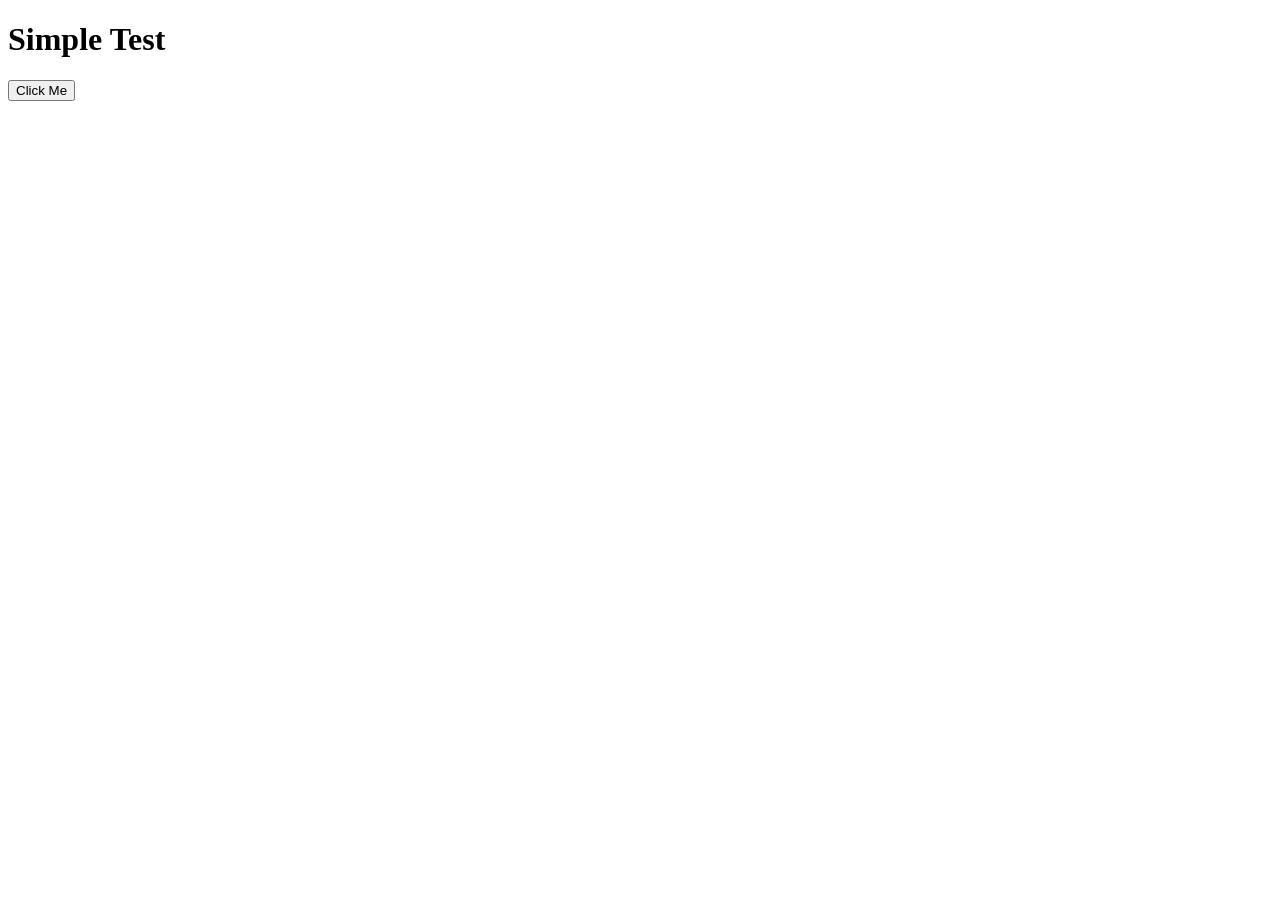
<file: test-simple.html>
<!DOCTYPE html>
<html lang="en">
<head>
  <meta charset="UTF-8">
  <title>Simple Test</title>
</head>
<body>
  <h1>Simple Test</h1>
  <button id="testBtn">Click Me</button>
  <div id="output"></div>

  <script>
    console.log('Script loaded');
    
    document.getElementById('testBtn').addEventListener('click', () => {
      console.log('Button clicked!');
      document.getElementById('output').textContent = 'Button works!';
      alert('Button clicked!');
    });
    
    console.log('Event listener attached');
  </script>
</body>
</html>
</file>
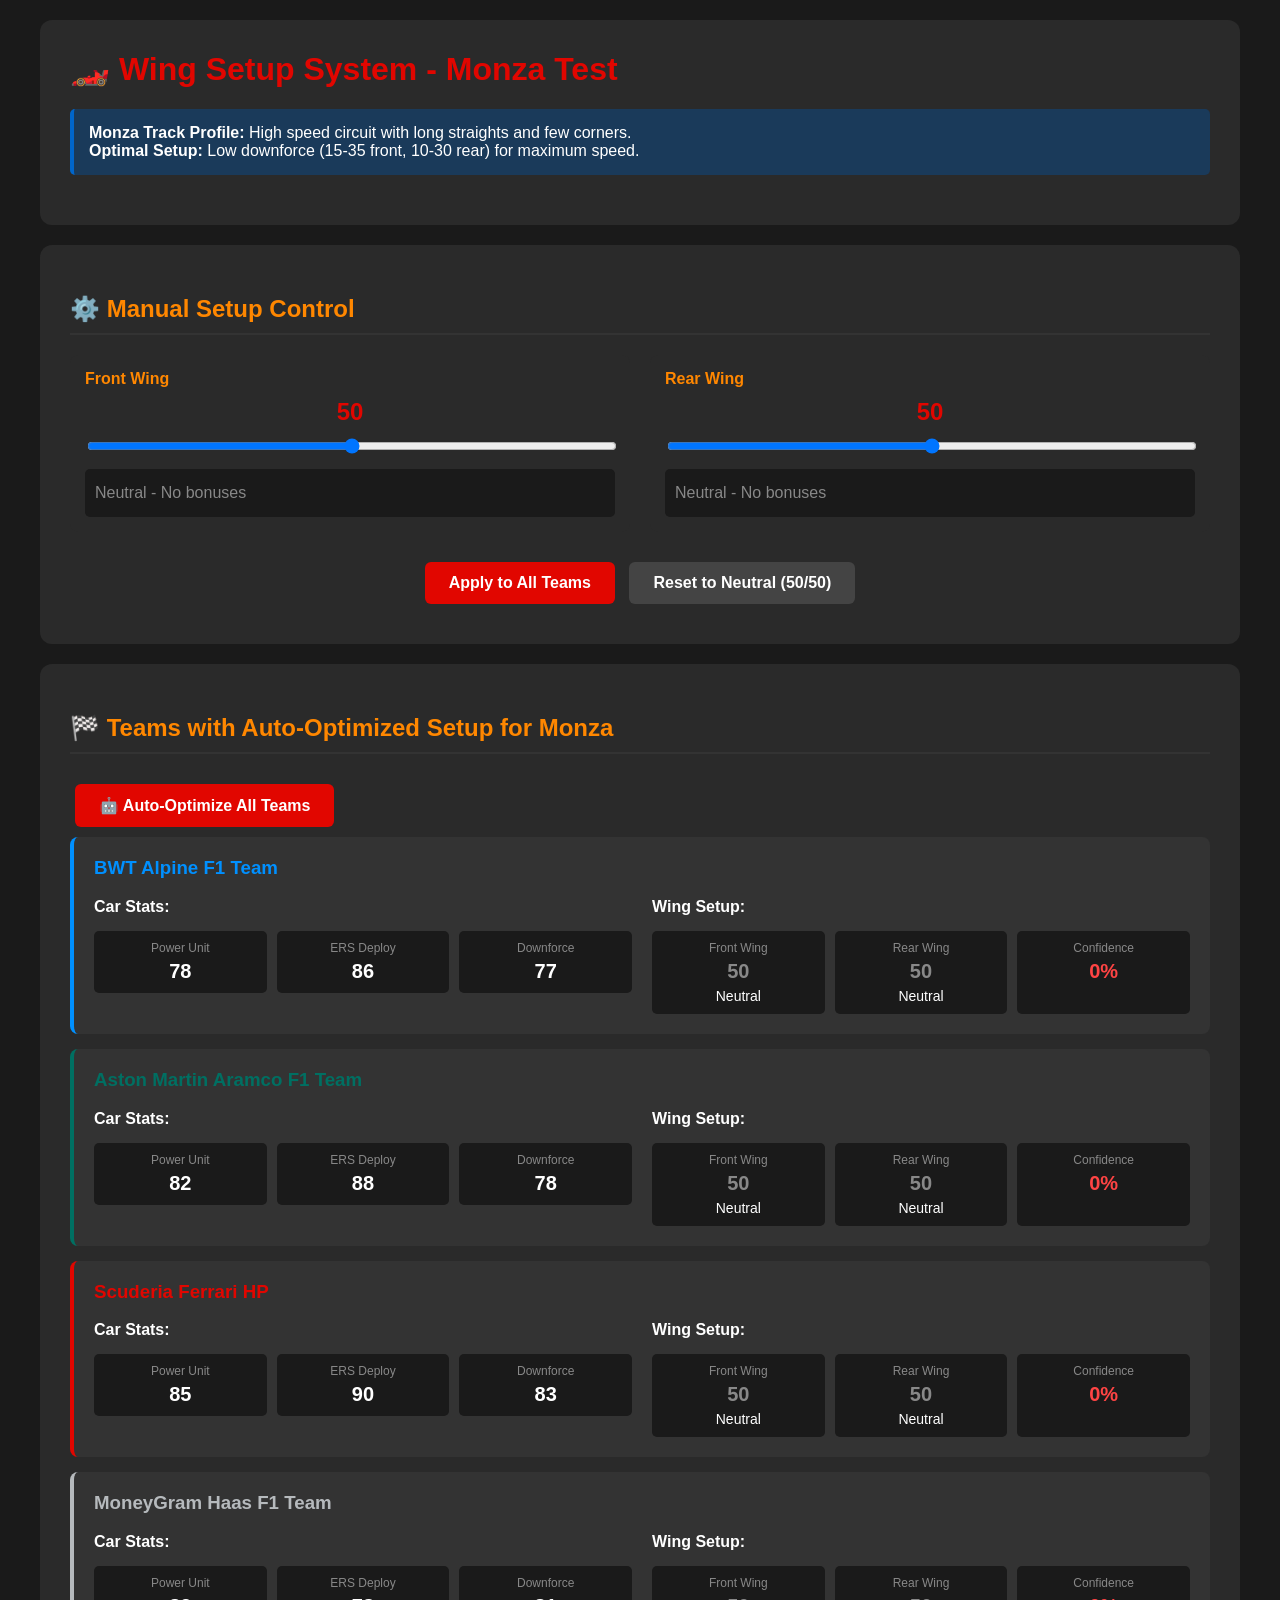
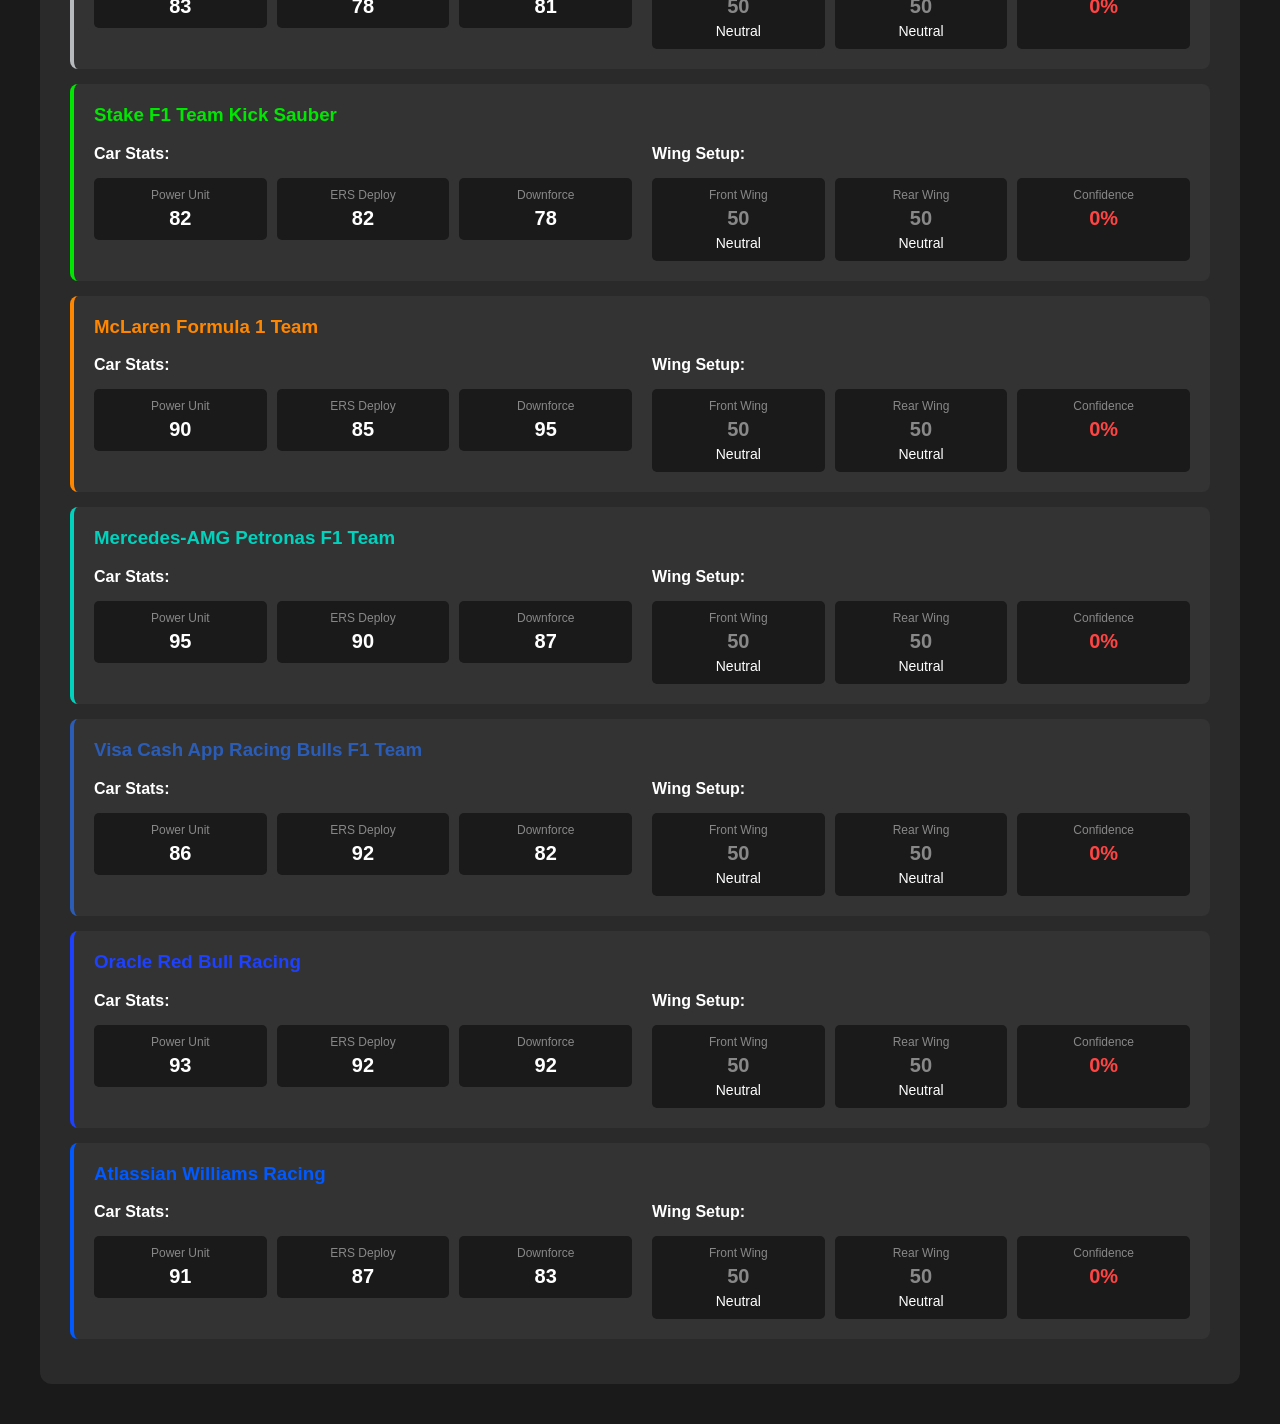
<file: test-wing-setup.html>
<!DOCTYPE html>
<html lang="en">
<head>
    <meta charset="UTF-8">
    <meta name="viewport" content="width=device-width, initial-scale=1.0">
    <title>Wing Setup Test</title>
    <style>
        body {
            font-family: 'Segoe UI', Tahoma, Geneva, Verdana, sans-serif;
            max-width: 1200px;
            margin: 0 auto;
            padding: 20px;
            background: #1a1a1a;
            color: #fff;
        }
        .container {
            background: #2a2a2a;
            border-radius: 12px;
            padding: 30px;
            margin-bottom: 20px;
        }
        h1 {
            color: #e10600;
            margin-top: 0;
        }
        h2 {
            color: #ff8700;
            border-bottom: 2px solid #333;
            padding-bottom: 10px;
        }
        .team-card {
            background: #333;
            border-radius: 8px;
            padding: 20px;
            margin-bottom: 15px;
            border-left: 4px solid;
        }
        .setup-controls {
            display: grid;
            grid-template-columns: 1fr 1fr;
            gap: 20px;
            margin: 20px 0;
        }
        .wing-control {
            background: #2a2a2a;
            padding: 15px;
            border-radius: 8px;
        }
        .wing-control label {
            display: block;
            margin-bottom: 10px;
            font-weight: bold;
            color: #ff8700;
        }
        .wing-control input[type="range"] {
            width: 100%;
            height: 8px;
            border-radius: 5px;
            background: #444;
            outline: none;
        }
        .wing-control input[type="range"]::-webkit-slider-thumb {
            appearance: none;
            width: 20px;
            height: 20px;
            border-radius: 50%;
            background: #e10600;
            cursor: pointer;
        }
        .value-display {
            text-align: center;
            font-size: 24px;
            font-weight: bold;
            color: #e10600;
            margin: 10px 0;
        }
        .effects {
            margin-top: 15px;
            padding: 10px;
            background: #1a1a1a;
            border-radius: 5px;
        }
        .effect-item {
            display: flex;
            justify-content: space-between;
            padding: 5px 0;
            border-bottom: 1px solid #333;
        }
        .effect-item:last-child {
            border-bottom: none;
        }
        .positive {
            color: #00ff00;
        }
        .negative {
            color: #ff4444;
        }
        .neutral {
            color: #888;
        }
        .stats-grid {
            display: grid;
            grid-template-columns: repeat(3, 1fr);
            gap: 10px;
            margin-top: 15px;
        }
        .stat-box {
            background: #1a1a1a;
            padding: 10px;
            border-radius: 5px;
            text-align: center;
        }
        .stat-label {
            font-size: 12px;
            color: #888;
            margin-bottom: 5px;
        }
        .stat-value {
            font-size: 20px;
            font-weight: bold;
        }
        .stat-change {
            font-size: 14px;
            margin-top: 5px;
        }
        button {
            background: #e10600;
            color: white;
            border: none;
            padding: 12px 24px;
            border-radius: 6px;
            cursor: pointer;
            font-size: 16px;
            font-weight: bold;
            margin: 10px 5px;
        }
        button:hover {
            background: #ff0700;
        }
        button.secondary {
            background: #444;
        }
        button.secondary:hover {
            background: #555;
        }
        .info-box {
            background: #1a3a5a;
            border-left: 4px solid #0066cc;
            padding: 15px;
            margin: 20px 0;
            border-radius: 5px;
        }
    </style>
</head>
<body>
    <div class="container">
        <h1>🏎️ Wing Setup System - Monza Test</h1>
        <div class="info-box">
            <strong>Monza Track Profile:</strong> High speed circuit with long straights and few corners.
            <br><strong>Optimal Setup:</strong> Low downforce (15-35 front, 10-30 rear) for maximum speed.
        </div>
    </div>

    <div class="container">
        <h2>⚙️ Manual Setup Control</h2>
        <div class="setup-controls">
            <div class="wing-control">
                <label>Front Wing</label>
                <div class="value-display" id="frontWingValue">50</div>
                <input type="range" id="frontWing" min="0" max="100" value="50">
                <div class="effects" id="frontWingEffects"></div>
            </div>
            <div class="wing-control">
                <label>Rear Wing</label>
                <div class="value-display" id="rearWingValue">50</div>
                <input type="range" id="rearWing" min="0" max="100" value="50">
                <div class="effects" id="rearWingEffects"></div>
            </div>
        </div>
        <div style="text-align: center;">
            <button onclick="applySetupToAll()">Apply to All Teams</button>
            <button class="secondary" onclick="resetSetup()">Reset to Neutral (50/50)</button>
        </div>
    </div>

    <div class="container">
        <h2>🏁 Teams with Auto-Optimized Setup for Monza</h2>
        <button onclick="autoOptimizeAll()">🤖 Auto-Optimize All Teams</button>
        <div id="teamsContainer"></div>
    </div>

    <script type="module">
        import { DEFAULT_TEAMS_BY_CHAMP, DEFAULT_DRIVERS_BY_CHAMP } from './js/config/championships.js';
        import { 
            getFrontWingModifiers, 
            getRearWingModifiers,
            calculateOptimalSetupForMonza 
        } from './js/utils/wingSetup.js';

        // Global state
        window.teams = DEFAULT_TEAMS_BY_CHAMP.f1.map(t => ({...t}));
        window.drivers = DEFAULT_DRIVERS_BY_CHAMP.f1.map(d => ({...d}));

        // Update front wing display
        document.getElementById('frontWing').addEventListener('input', (e) => {
            const value = parseInt(e.target.value);
            document.getElementById('frontWingValue').textContent = value;
            
            const mods = getFrontWingModifiers(value);
            let html = '';
            
            if (value < 50) {
                html = `
                    <div class="effect-item">
                        <span>Overtaking:</span>
                        <span class="positive">+${mods.overtaking.toFixed(1)}</span>
                    </div>
                    <div class="effect-item">
                        <span>Defending:</span>
                        <span class="positive">+${mods.defending.toFixed(1)}</span>
                    </div>
                `;
            } else if (value > 50) {
                html = `
                    <div class="effect-item">
                        <span>Cornering:</span>
                        <span class="positive">+${mods.cornering.toFixed(1)}</span>
                    </div>
                    <div class="effect-item">
                        <span>Control:</span>
                        <span class="positive">+${mods.control.toFixed(1)}</span>
                    </div>
                `;
            } else {
                html = '<div class="effect-item"><span class="neutral">Neutral - No bonuses</span></div>';
            }
            
            document.getElementById('frontWingEffects').innerHTML = html;
        });

        // Update rear wing display
        document.getElementById('rearWing').addEventListener('input', (e) => {
            const value = parseInt(e.target.value);
            document.getElementById('rearWingValue').textContent = value;
            
            const mods = getRearWingModifiers(value);
            let html = '';
            
            if (value < 50) {
                html = `
                    <div class="effect-item">
                        <span>Braking:</span>
                        <span class="positive">+${mods.braking.toFixed(1)}</span>
                    </div>
                `;
            } else if (value > 50) {
                html = `
                    <div class="effect-item">
                        <span>Smooth:</span>
                        <span class="positive">+${mods.smooth.toFixed(1)}</span>
                    </div>
                `;
            } else {
                html = '<div class="effect-item"><span class="neutral">Neutral - No bonuses</span></div>';
            }
            
            document.getElementById('rearWingEffects').innerHTML = html;
        });

        // Apply setup to all teams
        window.applySetupToAll = function() {
            const frontWing = parseInt(document.getElementById('frontWing').value);
            const rearWing = parseInt(document.getElementById('rearWing').value);
            
            window.teams.forEach(team => {
                team.setup = { frontWing, rearWing };
            });
            
            renderTeams();
            alert(`Applied setup: Front Wing ${frontWing}, Rear Wing ${rearWing} to all teams!`);
        };

        // Reset setup
        window.resetSetup = function() {
            document.getElementById('frontWing').value = 50;
            document.getElementById('rearWing').value = 50;
            document.getElementById('frontWingValue').textContent = 50;
            document.getElementById('rearWingValue').textContent = 50;
            document.getElementById('frontWingEffects').innerHTML = '<div class="effect-item"><span class="neutral">Neutral - No bonuses</span></div>';
            document.getElementById('rearWingEffects').innerHTML = '<div class="effect-item"><span class="neutral">Neutral - No bonuses</span></div>';
        };

        // Auto-optimize all teams
        window.autoOptimizeAll = function() {
            window.teams.forEach(team => {
                const teamDrivers = window.drivers.filter(d => d.teamSeedId === team.seedId);
                const driver = teamDrivers[0]; // Use first driver
                
                if (driver) {
                    const optimal = calculateOptimalSetupForMonza(team, driver);
                    team.setup = {
                        frontWing: optimal.frontWing,
                        rearWing: optimal.rearWing
                    };
                    team.setupConfidence = optimal.confidence;
                }
            });
            
            renderTeams();
        };

        // Render teams
        function renderTeams() {
            const container = document.getElementById('teamsContainer');
            
            const html = window.teams.map(team => {
                const setup = team.setup || { frontWing: 50, rearWing: 50 };
                const frontMods = getFrontWingModifiers(setup.frontWing);
                const rearMods = getRearWingModifiers(setup.rearWing);
                const confidence = team.setupConfidence || 0;
                
                return `
                    <div class="team-card" style="border-left-color: ${team.color}">
                        <h3 style="color: ${team.color}; margin-top: 0;">${team.name}</h3>
                        <div style="display: grid; grid-template-columns: 1fr 1fr; gap: 20px;">
                            <div>
                                <strong>Car Stats:</strong>
                                <div class="stats-grid">
                                    <div class="stat-box">
                                        <div class="stat-label">Power Unit</div>
                                        <div class="stat-value">${team.carSetup.powerUnit}</div>
                                    </div>
                                    <div class="stat-box">
                                        <div class="stat-label">ERS Deploy</div>
                                        <div class="stat-value">${team.carSetup.ersDeploy}</div>
                                    </div>
                                    <div class="stat-box">
                                        <div class="stat-label">Downforce</div>
                                        <div class="stat-value">${team.carSetup.downforce}</div>
                                    </div>
                                </div>
                            </div>
                            <div>
                                <strong>Wing Setup:</strong>
                                <div class="stats-grid">
                                    <div class="stat-box">
                                        <div class="stat-label">Front Wing</div>
                                        <div class="stat-value" style="color: ${setup.frontWing < 50 ? '#00ff00' : setup.frontWing > 50 ? '#ff8700' : '#888'}">${setup.frontWing}</div>
                                        <div class="stat-change">
                                            ${setup.frontWing < 50 ? `+${frontMods.overtaking.toFixed(1)} OVT` : setup.frontWing > 50 ? `+${frontMods.cornering.toFixed(1)} COR` : 'Neutral'}
                                        </div>
                                    </div>
                                    <div class="stat-box">
                                        <div class="stat-label">Rear Wing</div>
                                        <div class="stat-value" style="color: ${setup.rearWing < 50 ? '#00ff00' : setup.rearWing > 50 ? '#ff8700' : '#888'}">${setup.rearWing}</div>
                                        <div class="stat-change">
                                            ${setup.rearWing < 50 ? `+${rearMods.braking.toFixed(1)} BRK` : setup.rearWing > 50 ? `+${rearMods.smooth.toFixed(1)} SMO` : 'Neutral'}
                                        </div>
                                    </div>
                                    <div class="stat-box">
                                        <div class="stat-label">Confidence</div>
                                        <div class="stat-value" style="color: ${confidence > 85 ? '#00ff00' : confidence > 70 ? '#ff8700' : '#ff4444'}">${confidence}%</div>
                                    </div>
                                </div>
                            </div>
                        </div>
                    </div>
                `;
            }).join('');
            
            container.innerHTML = html;
        }

        // Initial render
        renderTeams();
        
        // Trigger initial display
        document.getElementById('frontWing').dispatchEvent(new Event('input'));
        document.getElementById('rearWing').dispatchEvent(new Event('input'));
    </script>
</body>
</html>
</file>
